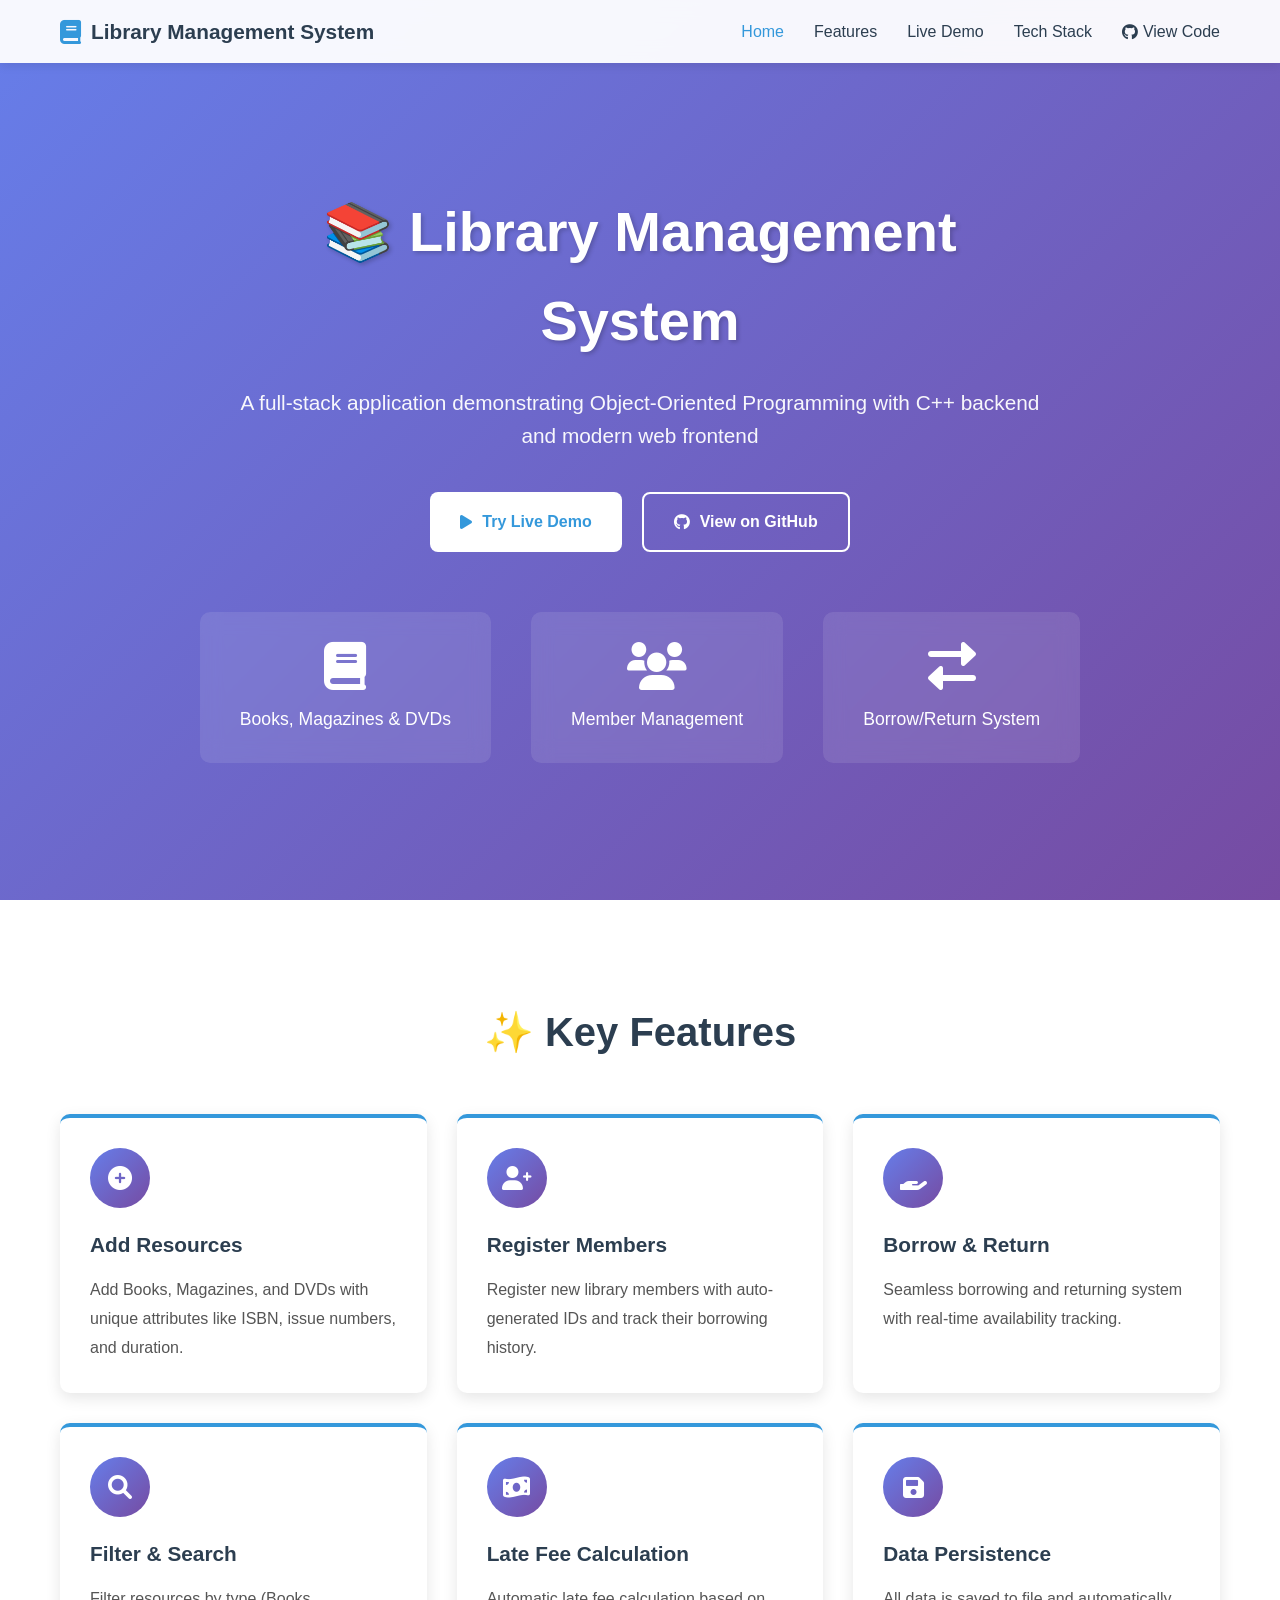
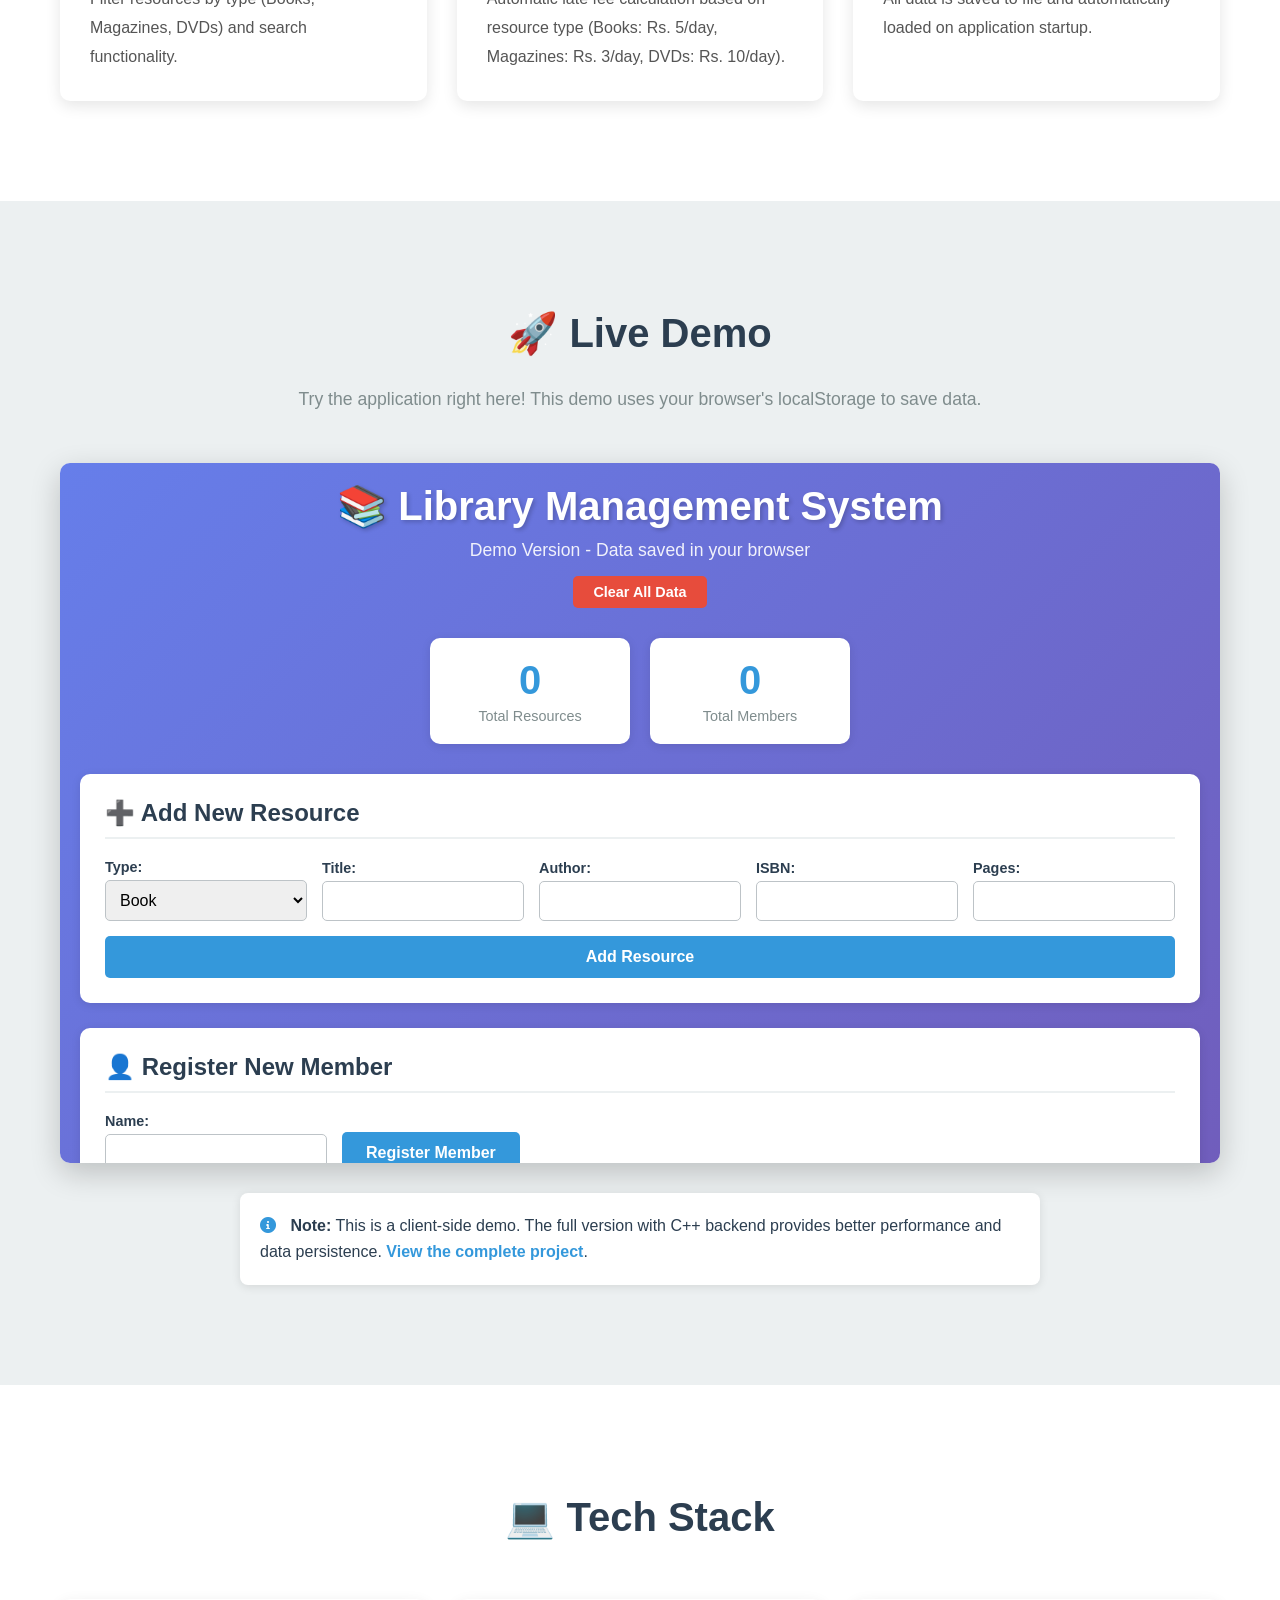
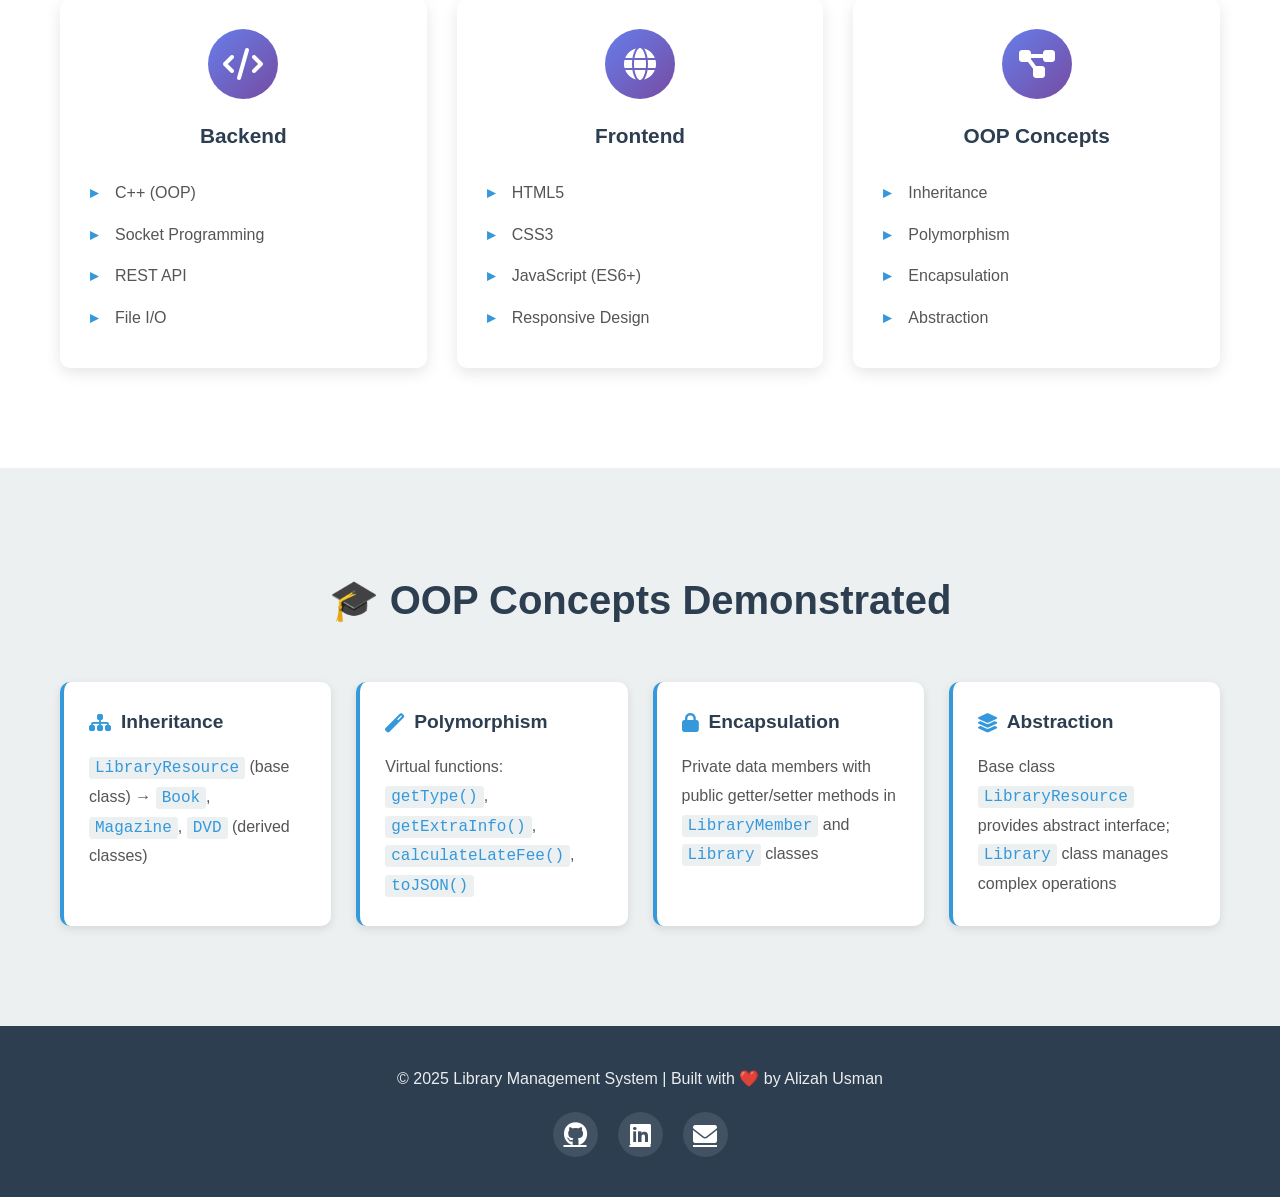
<file: docs/index.html>
<!DOCTYPE html>
<html lang="en">
<head>
    <meta charset="UTF-8">
    <meta name="viewport" content="width=device-width, initial-scale=1.0">
    <title>Library Management System - Alizah Usman</title>
    <link rel="stylesheet" href="styles.css">
    <link rel="stylesheet" href="https://cdnjs.cloudflare.com/ajax/libs/font-awesome/6.0.0/css/all.min.css">
</head>
<body>
    <!-- Navigation -->
    <nav class="navbar">
        <div class="nav-container">
            <div class="nav-logo">
                <i class="fas fa-book"></i>
                <span>Library Management System</span>
            </div>
            <ul class="nav-menu">
                <li><a href="#home" class="nav-link active">Home</a></li>
                <li><a href="#features" class="nav-link">Features</a></li>
                <li><a href="#demo" class="nav-link">Live Demo</a></li>
                <li><a href="#tech" class="nav-link">Tech Stack</a></li>
                <li><a href="https://github.com/alizahusman006/library-management" target="_blank" class="nav-link">
                    <i class="fab fa-github"></i> View Code
                </a></li>
            </ul>
        </div>
    </nav>

    <!-- Hero Section -->
    <section id="home" class="hero">
        <div class="hero-content">
            <h1 class="hero-title">
                📚 Library Management System
            </h1>
            <p class="hero-subtitle">
                A full-stack application demonstrating Object-Oriented Programming with C++ backend and modern web frontend
            </p>
            <div class="hero-buttons">
                <a href="#demo" class="btn btn-primary">
                    <i class="fas fa-play"></i> Try Live Demo
                </a>
                <a href="https://github.com/alizahusman006/library-management" target="_blank" class="btn btn-secondary">
                    <i class="fab fa-github"></i> View on GitHub
                </a>
            </div>
        </div>
        <div class="hero-stats">
            <div class="stat-item">
                <i class="fas fa-book"></i>
                <h3>Books, Magazines & DVDs</h3>
            </div>
            <div class="stat-item">
                <i class="fas fa-users"></i>
                <h3>Member Management</h3>
            </div>
            <div class="stat-item">
                <i class="fas fa-exchange-alt"></i>
                <h3>Borrow/Return System</h3>
            </div>
        </div>
    </section>

    <!-- Features Section -->
    <section id="features" class="features">
        <div class="container">
            <h2 class="section-title">✨ Key Features</h2>
            <div class="features-grid">
                <div class="feature-card">
                    <div class="feature-icon">
                        <i class="fas fa-plus-circle"></i>
                    </div>
                    <h3>Add Resources</h3>
                    <p>Add Books, Magazines, and DVDs with unique attributes like ISBN, issue numbers, and duration.</p>
                </div>
                <div class="feature-card">
                    <div class="feature-icon">
                        <i class="fas fa-user-plus"></i>
                    </div>
                    <h3>Register Members</h3>
                    <p>Register new library members with auto-generated IDs and track their borrowing history.</p>
                </div>
                <div class="feature-card">
                    <div class="feature-icon">
                        <i class="fas fa-hand-holding"></i>
                    </div>
                    <h3>Borrow & Return</h3>
                    <p>Seamless borrowing and returning system with real-time availability tracking.</p>
                </div>
                <div class="feature-card">
                    <div class="feature-icon">
                        <i class="fas fa-search"></i>
                    </div>
                    <h3>Filter & Search</h3>
                    <p>Filter resources by type (Books, Magazines, DVDs) and search functionality.</p>
                </div>
                <div class="feature-card">
                    <div class="feature-icon">
                        <i class="fas fa-money-bill-wave"></i>
                    </div>
                    <h3>Late Fee Calculation</h3>
                    <p>Automatic late fee calculation based on resource type (Books: Rs. 5/day, Magazines: Rs. 3/day, DVDs: Rs. 10/day).</p>
                </div>
                <div class="feature-card">
                    <div class="feature-icon">
                        <i class="fas fa-save"></i>
                    </div>
                    <h3>Data Persistence</h3>
                    <p>All data is saved to file and automatically loaded on application startup.</p>
                </div>
            </div>
        </div>
    </section>

    <!-- Live Demo Section -->
    <section id="demo" class="demo">
        <div class="container">
            <h2 class="section-title">🚀 Live Demo</h2>
            <p class="section-subtitle">Try the application right here! This demo uses your browser's localStorage to save data.</p>
            <div class="demo-container">
                <iframe src="app.html" class="demo-frame"></iframe>
            </div>
            <div class="demo-info">
                <p><i class="fas fa-info-circle"></i> <strong>Note:</strong> This is a client-side demo. The full version with C++ backend provides better performance and data persistence. <a href="https://github.com/alizahusman006/library-management" target="_blank">View the complete project</a>.</p>
            </div>
        </div>
    </section>

    <!-- Tech Stack Section -->
    <section id="tech" class="tech-stack">
        <div class="container">
            <h2 class="section-title">💻 Tech Stack</h2>
            <div class="tech-grid">
                <div class="tech-card">
                    <div class="tech-icon">
                        <i class="fas fa-code"></i>
                    </div>
                    <h3>Backend</h3>
                    <ul>
                        <li>C++ (OOP)</li>
                        <li>Socket Programming</li>
                        <li>REST API</li>
                        <li>File I/O</li>
                    </ul>
                </div>
                <div class="tech-card">
                    <div class="tech-icon">
                        <i class="fas fa-globe"></i>
                    </div>
                    <h3>Frontend</h3>
                    <ul>
                        <li>HTML5</li>
                        <li>CSS3</li>
                        <li>JavaScript (ES6+)</li>
                        <li>Responsive Design</li>
                    </ul>
                </div>
                <div class="tech-card">
                    <div class="tech-icon">
                        <i class="fas fa-project-diagram"></i>
                    </div>
                    <h3>OOP Concepts</h3>
                    <ul>
                        <li>Inheritance</li>
                        <li>Polymorphism</li>
                        <li>Encapsulation</li>
                        <li>Abstraction</li>
                    </ul>
                </div>
            </div>
        </div>
    </section>

    <!-- OOP Concepts Section -->
    <section class="oop-section">
        <div class="container">
            <h2 class="section-title">🎓 OOP Concepts Demonstrated</h2>
            <div class="oop-grid">
                <div class="oop-card">
                    <h3><i class="fas fa-sitemap"></i> Inheritance</h3>
                    <p><code>LibraryResource</code> (base class) → <code>Book</code>, <code>Magazine</code>, <code>DVD</code> (derived classes)</p>
                </div>
                <div class="oop-card">
                    <h3><i class="fas fa-magic"></i> Polymorphism</h3>
                    <p>Virtual functions: <code>getType()</code>, <code>getExtraInfo()</code>, <code>calculateLateFee()</code>, <code>toJSON()</code></p>
                </div>
                <div class="oop-card">
                    <h3><i class="fas fa-lock"></i> Encapsulation</h3>
                    <p>Private data members with public getter/setter methods in <code>LibraryMember</code> and <code>Library</code> classes</p>
                </div>
                <div class="oop-card">
                    <h3><i class="fas fa-layer-group"></i> Abstraction</h3>
                    <p>Base class <code>LibraryResource</code> provides abstract interface; <code>Library</code> class manages complex operations</p>
                </div>
            </div>
        </div>
    </section>

    <!-- Footer -->
    <footer class="footer">
        <div class="container">
            <p>&copy; 2025 Library Management System | Built with ❤️ by Alizah Usman</p>
            <div class="social-links">
                <a href="https://github.com/alizahusman006" target="_blank"><i class="fab fa-github"></i></a>
                <a href="https://linkedin.com/in/your-profile" target="_blank"><i class="fab fa-linkedin"></i></a>
                <a href="mailto:alizahusman115@gmail.com"><i class="fas fa-envelope"></i></a>
            </div>
        </div>
    </footer>

    <script src="script.js"></script>
</body>
</html>
</file>
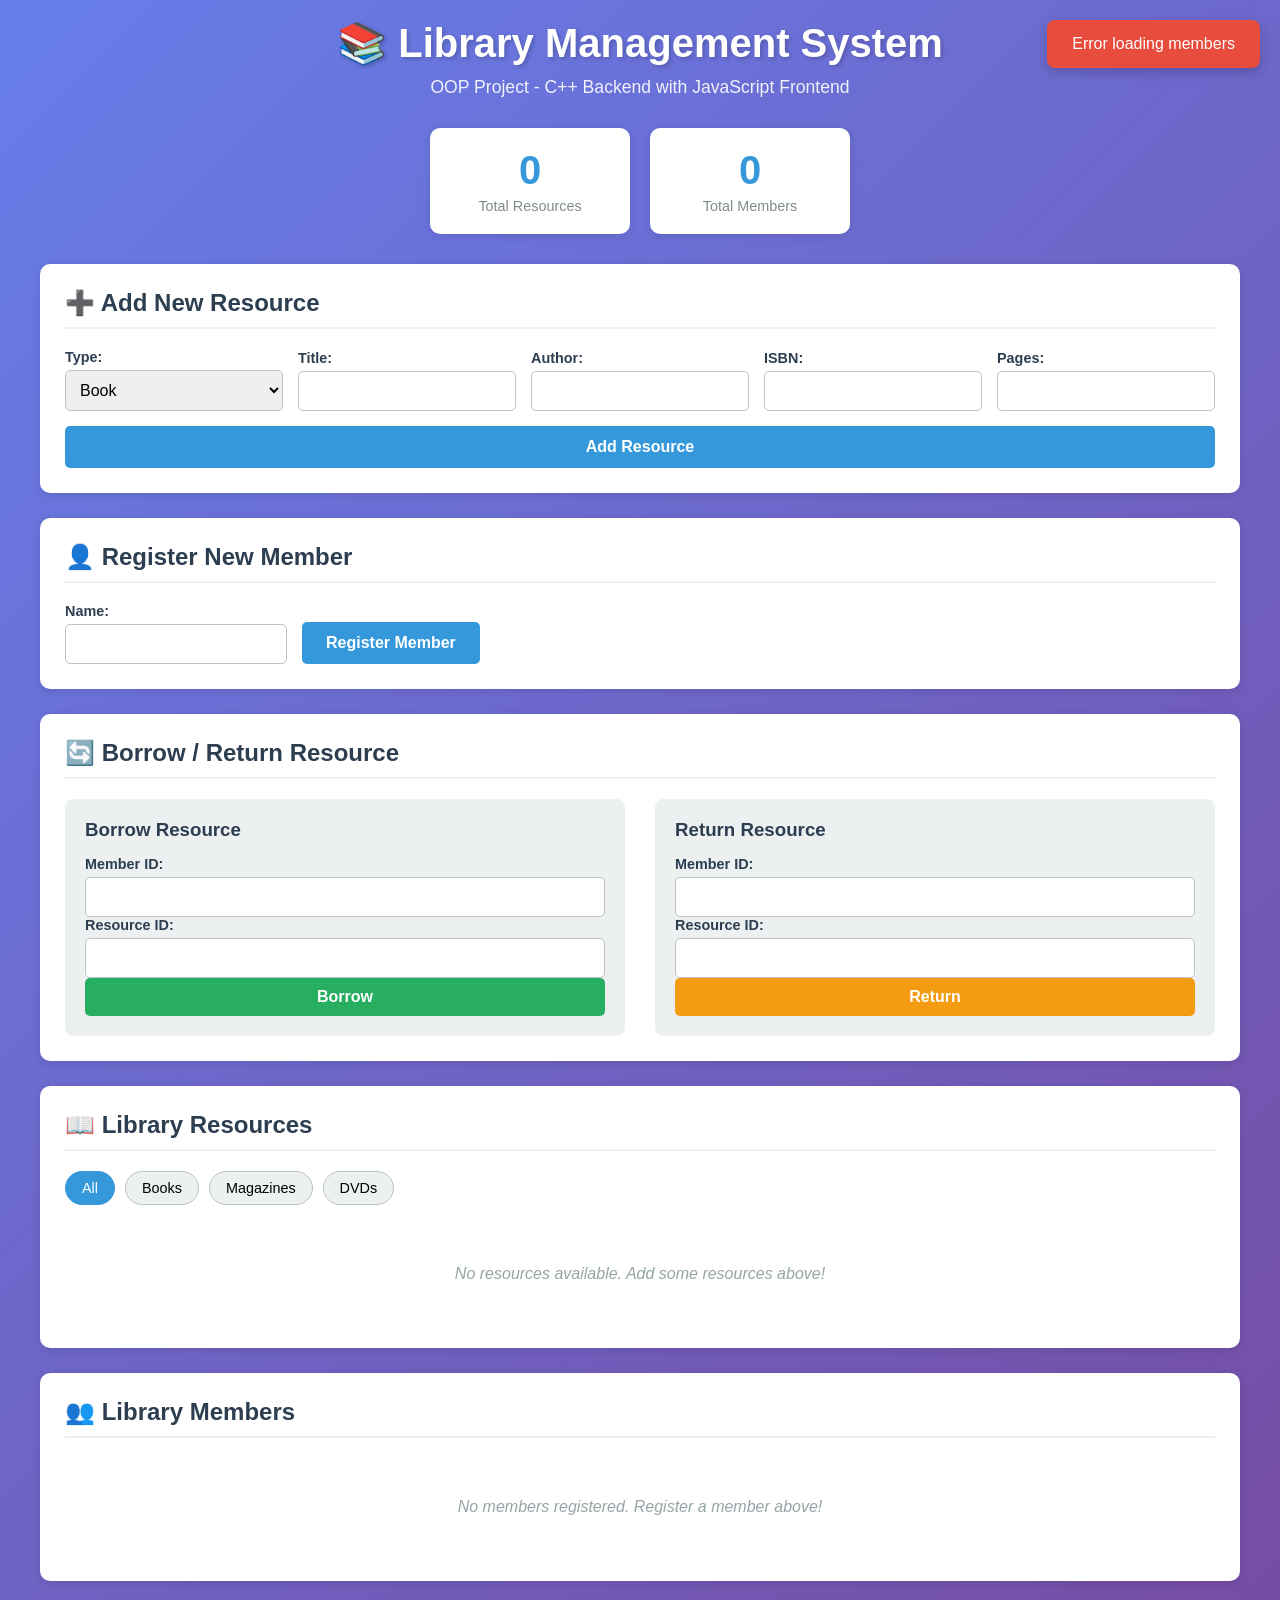
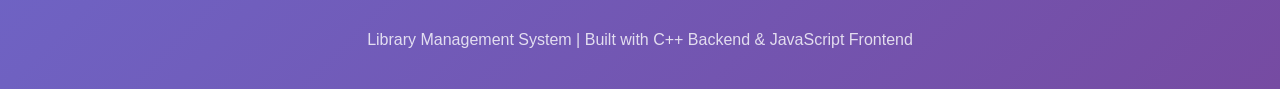
<file: frontend/index.html>
<!DOCTYPE html>
<html lang="en">
<head>
    <meta charset="UTF-8">
    <meta name="viewport" content="width=device-width, initial-scale=1.0">
    <title>Library Management System</title>
    <link rel="stylesheet" href="styles.css">
</head>
<body>
    <div class="container">
        <header>
            <h1>📚 Library Management System</h1>
            <p class="subtitle">OOP Project - C++ Backend with JavaScript Frontend</p>
        </header>

        <div class="stats-bar">
            <div class="stat-card">
                <span class="stat-number" id="totalResources">0</span>
                <span class="stat-label">Total Resources</span>
            </div>
            <div class="stat-card">
                <span class="stat-number" id="totalMembers">0</span>
                <span class="stat-label">Total Members</span>
            </div>
        </div>

        <main>
            <!-- Add Resource Section -->
            <section class="card">
                <h2>➕ Add New Resource</h2>
                <form id="addResourceForm" class="form-grid">
                    <div class="form-group">
                        <label for="resourceType">Type:</label>
                        <select id="resourceType" required>
                            <option value="Book">Book</option>
                            <option value="Magazine">Magazine</option>
                            <option value="DVD">DVD</option>
                        </select>
                    </div>
                    <div class="form-group">
                        <label for="resourceTitle">Title:</label>
                        <input type="text" id="resourceTitle" required>
                    </div>
                    <div class="form-group">
                        <label for="resourceAuthor">Author:</label>
                        <input type="text" id="resourceAuthor" required>
                    </div>
                    <div class="form-group" id="extra1Group">
                        <label for="resourceExtra1" id="extra1Label">ISBN:</label>
                        <input type="text" id="resourceExtra1" required>
                    </div>
                    <div class="form-group" id="extra2Group">
                        <label for="resourceExtra2" id="extra2Label">Pages:</label>
                        <input type="number" id="resourceExtra2" required>
                    </div>
                    <button type="submit" class="btn-primary">Add Resource</button>
                </form>
            </section>

            <!-- Register Member Section -->
            <section class="card">
                <h2>👤 Register New Member</h2>
                <form id="addMemberForm" class="form-inline">
                    <div class="form-group">
                        <label for="memberName">Name:</label>
                        <input type="text" id="memberName" required>
                    </div>
                    <button type="submit" class="btn-primary">Register Member</button>
                </form>
            </section>

            <!-- Borrow/Return Section -->
            <section class="card">
                <h2>🔄 Borrow / Return Resource</h2>
                <div class="borrow-return-grid">
                    <div class="borrow-form">
                        <h3>Borrow Resource</h3>
                        <form id="borrowForm">
                            <div class="form-group">
                                <label for="borrowMemberID">Member ID:</label>
                                <input type="number" id="borrowMemberID" required>
                            </div>
                            <div class="form-group">
                                <label for="borrowResourceID">Resource ID:</label>
                                <input type="number" id="borrowResourceID" required>
                            </div>
                            <button type="submit" class="btn-success">Borrow</button>
                        </form>
                    </div>
                    <div class="return-form">
                        <h3>Return Resource</h3>
                        <form id="returnForm">
                            <div class="form-group">
                                <label for="returnMemberID">Member ID:</label>
                                <input type="number" id="returnMemberID" required>
                            </div>
                            <div class="form-group">
                                <label for="returnResourceID">Resource ID:</label>
                                <input type="number" id="returnResourceID" required>
                            </div>
                            <button type="submit" class="btn-warning">Return</button>
                        </form>
                    </div>
                </div>
            </section>

            <!-- Resources List -->
            <section class="card">
                <h2>📖 Library Resources</h2>
                <div class="filter-buttons">
                    <button class="filter-btn active" data-filter="all">All</button>
                    <button class="filter-btn" data-filter="Book">Books</button>
                    <button class="filter-btn" data-filter="Magazine">Magazines</button>
                    <button class="filter-btn" data-filter="DVD">DVDs</button>
                </div>
                <div id="resourcesList" class="items-grid">
                    <p class="no-data">No resources available. Add some resources above!</p>
                </div>
            </section>

            <!-- Members List -->
            <section class="card">
                <h2>👥 Library Members</h2>
                <div id="membersList" class="members-grid">
                    <p class="no-data">No members registered. Register a member above!</p>
                </div>
            </section>
        </main>

        <footer>
            <p>Library Management System | Built with C++ Backend & JavaScript Frontend</p>
        </footer>
    </div>

    <div id="notification" class="notification"></div>

    <script src="script.js"></script>
</body>
</html>
</file>
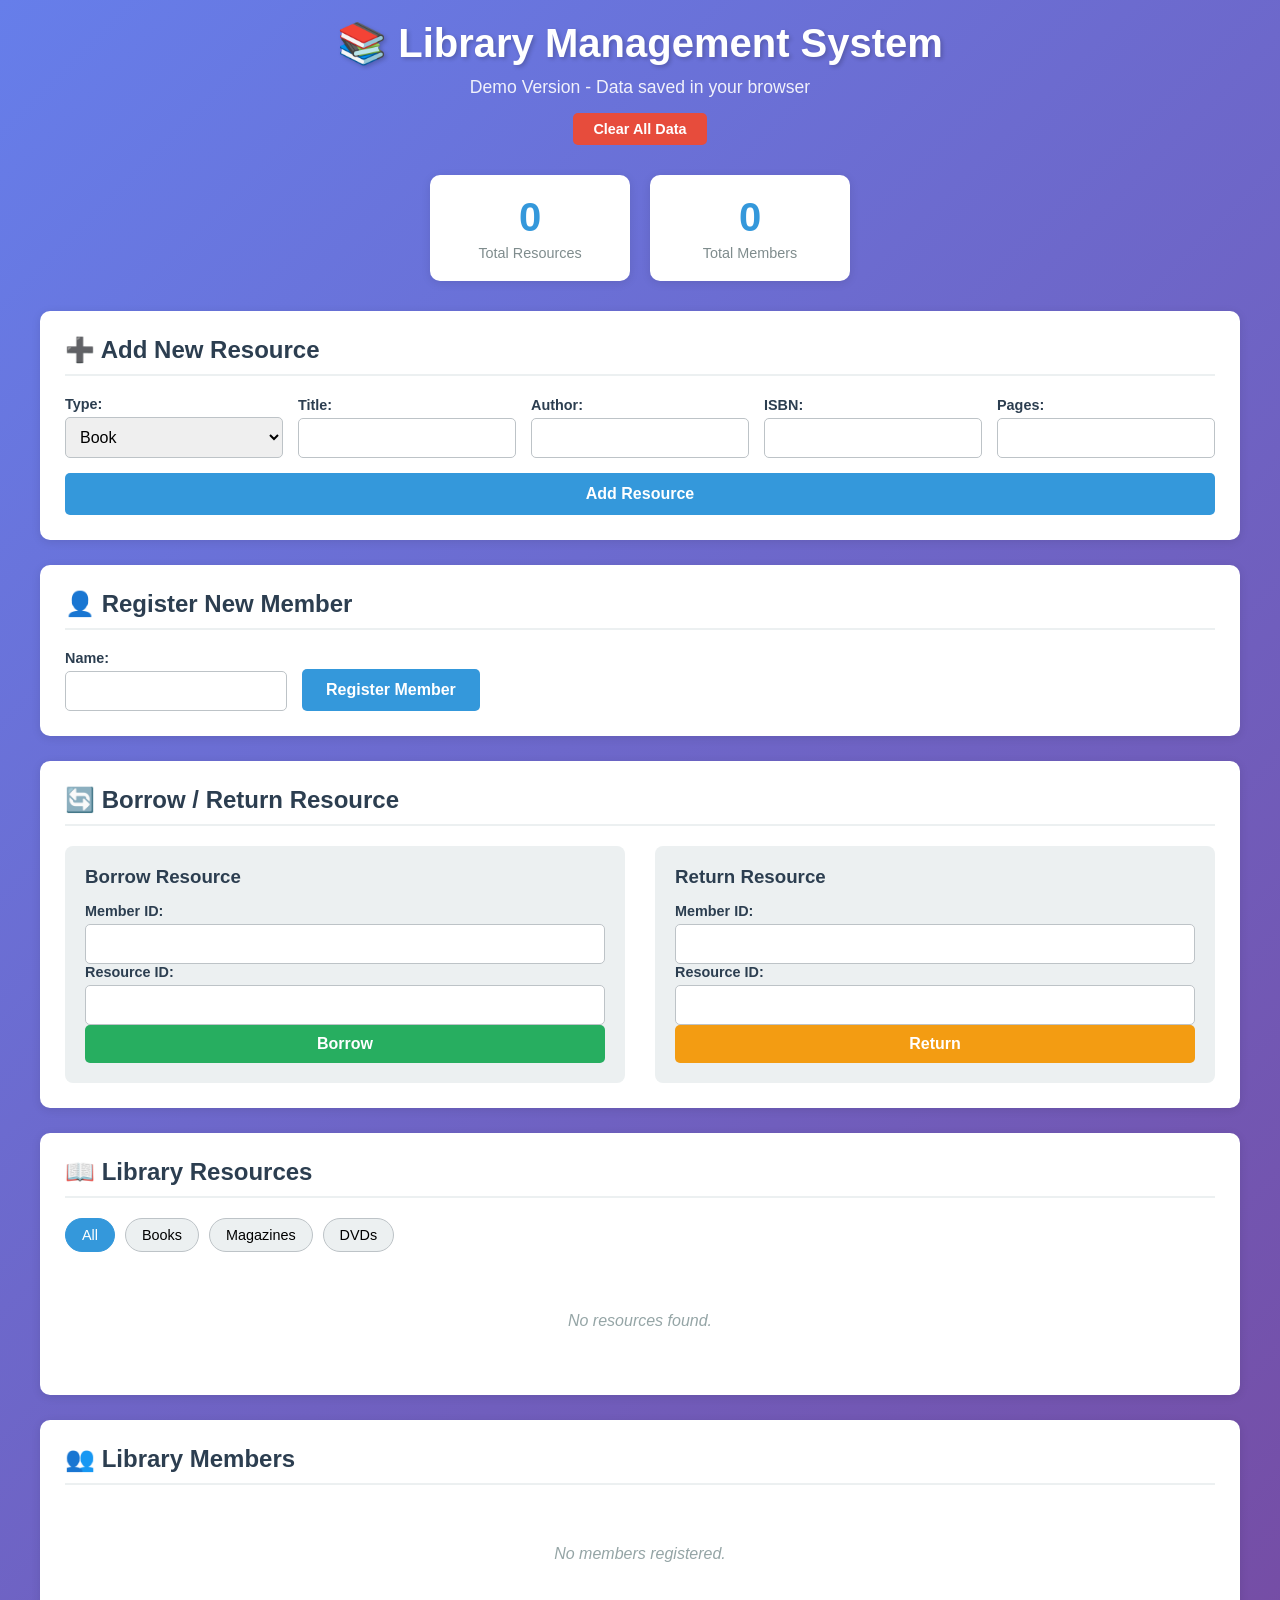
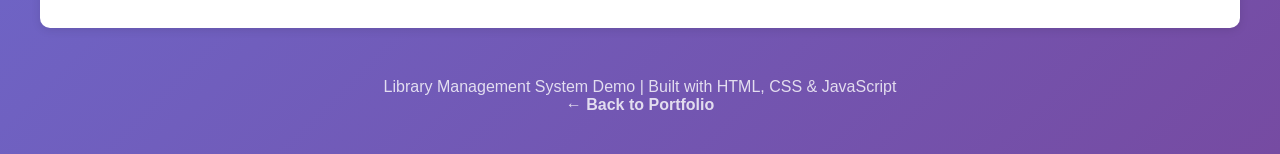
<file: docs/app.html>
<!DOCTYPE html>
<html lang="en">
<head>
    <meta charset="UTF-8">
    <meta name="viewport" content="width=device-width, initial-scale=1.0">
    <title>Library Management System - Demo</title>
    <link rel="stylesheet" href="app.css">
</head>
<body>
    <div class="container">
        <header>
            <h1>📚 Library Management System</h1>
            <p class="subtitle">Demo Version - Data saved in your browser</p>
            <button id="clearData" class="btn-clear">Clear All Data</button>
        </header>

        <div class="stats-bar">
            <div class="stat-card">
                <span class="stat-number" id="totalResources">0</span>
                <span class="stat-label">Total Resources</span>
            </div>
            <div class="stat-card">
                <span class="stat-number" id="totalMembers">0</span>
                <span class="stat-label">Total Members</span>
            </div>
        </div>

        <main>
            <!-- Add Resource Section -->
            <section class="card">
                <h2>➕ Add New Resource</h2>
                <form id="addResourceForm" class="form-grid">
                    <div class="form-group">
                        <label for="resourceType">Type:</label>
                        <select id="resourceType" required>
                            <option value="Book">Book</option>
                            <option value="Magazine">Magazine</option>
                            <option value="DVD">DVD</option>
                        </select>
                    </div>
                    <div class="form-group">
                        <label for="resourceTitle">Title:</label>
                        <input type="text" id="resourceTitle" required>
                    </div>
                    <div class="form-group">
                        <label for="resourceAuthor">Author:</label>
                        <input type="text" id="resourceAuthor" required>
                    </div>
                    <div class="form-group" id="extra1Group">
                        <label for="resourceExtra1" id="extra1Label">ISBN:</label>
                        <input type="text" id="resourceExtra1" required>
                    </div>
                    <div class="form-group" id="extra2Group">
                        <label for="resourceExtra2" id="extra2Label">Pages:</label>
                        <input type="number" id="resourceExtra2" required>
                    </div>
                    <button type="submit" class="btn-primary">Add Resource</button>
                </form>
            </section>

            <!-- Register Member Section -->
            <section class="card">
                <h2>👤 Register New Member</h2>
                <form id="addMemberForm" class="form-inline">
                    <div class="form-group">
                        <label for="memberName">Name:</label>
                        <input type="text" id="memberName" required>
                    </div>
                    <button type="submit" class="btn-primary">Register Member</button>
                </form>
            </section>

            <!-- Borrow/Return Section -->
            <section class="card">
                <h2>🔄 Borrow / Return Resource</h2>
                <div class="borrow-return-grid">
                    <div class="borrow-form">
                        <h3>Borrow Resource</h3>
                        <form id="borrowForm">
                            <div class="form-group">
                                <label for="borrowMemberID">Member ID:</label>
                                <input type="number" id="borrowMemberID" required>
                            </div>
                            <div class="form-group">
                                <label for="borrowResourceID">Resource ID:</label>
                                <input type="number" id="borrowResourceID" required>
                            </div>
                            <button type="submit" class="btn-success">Borrow</button>
                        </form>
                    </div>
                    <div class="return-form">
                        <h3>Return Resource</h3>
                        <form id="returnForm">
                            <div class="form-group">
                                <label for="returnMemberID">Member ID:</label>
                                <input type="number" id="returnMemberID" required>
                            </div>
                            <div class="form-group">
                                <label for="returnResourceID">Resource ID:</label>
                                <input type="number" id="returnResourceID" required>
                            </div>
                            <button type="submit" class="btn-warning">Return</button>
                        </form>
                    </div>
                </div>
            </section>

            <!-- Resources List -->
            <section class="card">
                <h2>📖 Library Resources</h2>
                <div class="filter-buttons">
                    <button class="filter-btn active" data-filter="all">All</button>
                    <button class="filter-btn" data-filter="Book">Books</button>
                    <button class="filter-btn" data-filter="Magazine">Magazines</button>
                    <button class="filter-btn" data-filter="DVD">DVDs</button>
                </div>
                <div id="resourcesList" class="items-grid">
                    <p class="no-data">No resources available. Add some resources above!</p>
                </div>
            </section>

            <!-- Members List -->
            <section class="card">
                <h2>👥 Library Members</h2>
                <div id="membersList" class="members-grid">
                    <p class="no-data">No members registered. Register a member above!</p>
                </div>
            </section>
        </main>

        <footer>
            <p>Library Management System Demo | Built with HTML, CSS & JavaScript</p>
            <p><a href="index.html">← Back to Portfolio</a></p>
        </footer>
    </div>

    <div id="notification" class="notification"></div>

    <script src="app.js"></script>
</body>
</html>
</file>
<file: docs/styles.css>
/* Library Management System - Portfolio Website Styles */

* {
    margin: 0;
    padding: 0;
    box-sizing: border-box;
}

:root {
    --primary: #2c3e50;
    --secondary: #3498db;
    --success: #27ae60;
    --warning: #f39c12;
    --danger: #e74c3c;
    --light: #ecf0f1;
    --dark: #2c3e50;
    --gradient: linear-gradient(135deg, #667eea 0%, #764ba2 100%);
}

body {
    font-family: 'Segoe UI', Tahoma, Geneva, Verdana, sans-serif;
    line-height: 1.6;
    color: var(--dark);
    overflow-x: hidden;
}

.container {
    max-width: 1200px;
    margin: 0 auto;
    padding: 0 20px;
}

/* Navigation */
.navbar {
    background: rgba(255, 255, 255, 0.95);
    backdrop-filter: blur(10px);
    box-shadow: 0 2px 10px rgba(0, 0, 0, 0.1);
    position: fixed;
    width: 100%;
    top: 0;
    z-index: 1000;
    transition: all 0.3s;
}

.nav-container {
    max-width: 1200px;
    margin: 0 auto;
    padding: 15px 20px;
    display: flex;
    justify-content: space-between;
    align-items: center;
}

.nav-logo {
    display: flex;
    align-items: center;
    gap: 10px;
    font-size: 1.3rem;
    font-weight: bold;
    color: var(--primary);
}

.nav-logo i {
    color: var(--secondary);
    font-size: 1.5rem;
}

.nav-menu {
    display: flex;
    list-style: none;
    gap: 30px;
}

.nav-link {
    color: var(--dark);
    text-decoration: none;
    font-weight: 500;
    transition: color 0.3s;
    display: flex;
    align-items: center;
    gap: 5px;
}

.nav-link:hover,
.nav-link.active {
    color: var(--secondary);
}

/* Hero Section */
.hero {
    background: var(--gradient);
    color: white;
    padding: 150px 20px 100px;
    text-align: center;
    min-height: 100vh;
    display: flex;
    flex-direction: column;
    justify-content: center;
    align-items: center;
}

.hero-content {
    max-width: 800px;
    margin-bottom: 60px;
}

.hero-title {
    font-size: 3.5rem;
    margin-bottom: 20px;
    text-shadow: 2px 2px 4px rgba(0, 0, 0, 0.2);
    animation: fadeInUp 1s ease;
}

.hero-subtitle {
    font-size: 1.3rem;
    margin-bottom: 40px;
    opacity: 0.95;
    animation: fadeInUp 1s ease 0.2s backwards;
}

.hero-buttons {
    display: flex;
    gap: 20px;
    justify-content: center;
    flex-wrap: wrap;
    animation: fadeInUp 1s ease 0.4s backwards;
}

.btn {
    display: inline-flex;
    align-items: center;
    gap: 10px;
    padding: 15px 30px;
    border-radius: 8px;
    text-decoration: none;
    font-weight: 600;
    font-size: 1rem;
    transition: all 0.3s;
    border: none;
    cursor: pointer;
}

.btn-primary {
    background: white;
    color: var(--secondary);
}

.btn-primary:hover {
    transform: translateY(-2px);
    box-shadow: 0 10px 20px rgba(0, 0, 0, 0.2);
}

.btn-secondary {
    background: transparent;
    color: white;
    border: 2px solid white;
}

.btn-secondary:hover {
    background: white;
    color: var(--secondary);
    transform: translateY(-2px);
}

.hero-stats {
    display: flex;
    gap: 40px;
    justify-content: center;
    flex-wrap: wrap;
    animation: fadeInUp 1s ease 0.6s backwards;
}

.stat-item {
    text-align: center;
    background: rgba(255, 255, 255, 0.1);
    padding: 30px 40px;
    border-radius: 10px;
    backdrop-filter: blur(10px);
}

.stat-item i {
    font-size: 3rem;
    margin-bottom: 15px;
    display: block;
}

.stat-item h3 {
    font-size: 1.1rem;
    font-weight: 500;
}

/* Sections */
section {
    padding: 100px 20px;
}

.section-title {
    text-align: center;
    font-size: 2.5rem;
    margin-bottom: 20px;
    color: var(--primary);
}

.section-subtitle {
    text-align: center;
    font-size: 1.1rem;
    color: #7f8c8d;
    margin-bottom: 50px;
    max-width: 800px;
    margin-left: auto;
    margin-right: auto;
}

/* Features Section */
.features {
    background: white;
}

.features-grid {
    display: grid;
    grid-template-columns: repeat(auto-fit, minmax(300px, 1fr));
    gap: 30px;
    margin-top: 50px;
}

.feature-card {
    background: white;
    padding: 30px;
    border-radius: 10px;
    box-shadow: 0 5px 15px rgba(0, 0, 0, 0.1);
    transition: transform 0.3s, box-shadow 0.3s;
    border-top: 4px solid var(--secondary);
}

.feature-card:hover {
    transform: translateY(-5px);
    box-shadow: 0 10px 25px rgba(0, 0, 0, 0.15);
}

.feature-icon {
    width: 60px;
    height: 60px;
    background: var(--gradient);
    border-radius: 50%;
    display: flex;
    align-items: center;
    justify-content: center;
    margin-bottom: 20px;
}

.feature-icon i {
    color: white;
    font-size: 1.5rem;
}

.feature-card h3 {
    font-size: 1.3rem;
    margin-bottom: 15px;
    color: var(--primary);
}

.feature-card p {
    color: #555;
    line-height: 1.8;
}

/* Demo Section */
.demo {
    background: var(--light);
}

.demo-container {
    max-width: 1200px;
    margin: 0 auto;
    border-radius: 10px;
    overflow: hidden;
    box-shadow: 0 10px 30px rgba(0, 0, 0, 0.2);
    background: white;
}

.demo-frame {
    width: 100%;
    height: 700px;
    border: none;
    display: block;
}

.demo-info {
    max-width: 800px;
    margin: 30px auto 0;
    padding: 20px;
    background: white;
    border-radius: 8px;
    box-shadow: 0 2px 10px rgba(0, 0, 0, 0.1);
}

.demo-info i {
    color: var(--secondary);
    margin-right: 10px;
}

.demo-info a {
    color: var(--secondary);
    text-decoration: none;
    font-weight: 600;
}

.demo-info a:hover {
    text-decoration: underline;
}

/* Tech Stack Section */
.tech-stack {
    background: white;
}

.tech-grid {
    display: grid;
    grid-template-columns: repeat(auto-fit, minmax(280px, 1fr));
    gap: 30px;
    margin-top: 50px;
}

.tech-card {
    background: white;
    padding: 30px;
    border-radius: 10px;
    box-shadow: 0 5px 15px rgba(0, 0, 0, 0.1);
    text-align: center;
    transition: transform 0.3s;
}

.tech-card:hover {
    transform: translateY(-5px);
}

.tech-icon {
    width: 70px;
    height: 70px;
    background: var(--gradient);
    border-radius: 50%;
    display: flex;
    align-items: center;
    justify-content: center;
    margin: 0 auto 20px;
}

.tech-icon i {
    color: white;
    font-size: 2rem;
}

.tech-card h3 {
    font-size: 1.3rem;
    margin-bottom: 20px;
    color: var(--primary);
}

.tech-card ul {
    list-style: none;
    text-align: left;
}

.tech-card li {
    padding: 8px 0;
    color: #555;
    position: relative;
    padding-left: 25px;
}

.tech-card li:before {
    content: "▸";
    position: absolute;
    left: 0;
    color: var(--secondary);
    font-weight: bold;
}

/* OOP Section */
.oop-section {
    background: var(--light);
}

.oop-grid {
    display: grid;
    grid-template-columns: repeat(auto-fit, minmax(250px, 1fr));
    gap: 25px;
    margin-top: 50px;
}

.oop-card {
    background: white;
    padding: 25px;
    border-radius: 10px;
    box-shadow: 0 3px 10px rgba(0, 0, 0, 0.1);
    border-left: 4px solid var(--secondary);
}

.oop-card h3 {
    font-size: 1.2rem;
    margin-bottom: 15px;
    color: var(--primary);
    display: flex;
    align-items: center;
    gap: 10px;
}

.oop-card h3 i {
    color: var(--secondary);
}

.oop-card p {
    color: #555;
    line-height: 1.8;
}

.oop-card code {
    background: var(--light);
    padding: 2px 6px;
    border-radius: 3px;
    font-family: 'Courier New', monospace;
    color: var(--secondary);
}

/* Footer */
.footer {
    background: var(--primary);
    color: white;
    padding: 40px 20px;
    text-align: center;
}

.footer p {
    margin-bottom: 20px;
    opacity: 0.9;
}

.social-links {
    display: flex;
    justify-content: center;
    gap: 20px;
}

.social-links a {
    color: white;
    font-size: 1.5rem;
    transition: transform 0.3s;
    display: flex;
    align-items: center;
    justify-content: center;
    width: 45px;
    height: 45px;
    background: rgba(255, 255, 255, 0.1);
    border-radius: 50%;
}

.social-links a:hover {
    transform: translateY(-3px);
    background: var(--secondary);
}

/* Animations */
@keyframes fadeInUp {
    from {
        opacity: 0;
        transform: translateY(30px);
    }
    to {
        opacity: 1;
        transform: translateY(0);
    }
}

/* Responsive Design */
@media (max-width: 768px) {
    .nav-menu {
        gap: 15px;
        font-size: 0.9rem;
    }

    .hero-title {
        font-size: 2.5rem;
    }

    .hero-subtitle {
        font-size: 1.1rem;
    }

    .hero-stats {
        gap: 20px;
    }

    .stat-item {
        padding: 20px 30px;
    }

    .section-title {
        font-size: 2rem;
    }

    .demo-frame {
        height: 500px;
    }
}

@media (max-width: 480px) {
    .nav-container {
        flex-direction: column;
        gap: 15px;
    }

    .nav-menu {
        flex-wrap: wrap;
        justify-content: center;
    }

    .hero-title {
        font-size: 2rem;
    }

    .hero-buttons {
        flex-direction: column;
    }

    .btn {
        width: 100%;
        justify-content: center;
    }

    .features-grid,
    .tech-grid,
    .oop-grid {
        grid-template-columns: 1fr;
    }
}
</file>
<file: frontend/styles.css>
/* Library Management System - Frontend Styles */

* {
    margin: 0;
    padding: 0;
    box-sizing: border-box;
}

:root {
    --primary: #2c3e50;
    --secondary: #3498db;
    --success: #27ae60;
    --warning: #f39c12;
    --danger: #e74c3c;
    --light: #ecf0f1;
    --dark: #2c3e50;
    --border: #bdc3c7;
    --shadow: 0 2px 10px rgba(0, 0, 0, 0.1);
}

body {
    font-family: 'Segoe UI', Tahoma, Geneva, Verdana, sans-serif;
    background: linear-gradient(135deg, #667eea 0%, #764ba2 100%);
    min-height: 100vh;
    padding: 20px;
    color: var(--dark);
}

.container {
    max-width: 1200px;
    margin: 0 auto;
}

header {
    text-align: center;
    color: white;
    margin-bottom: 30px;
}

header h1 {
    font-size: 2.5rem;
    margin-bottom: 10px;
    text-shadow: 2px 2px 4px rgba(0, 0, 0, 0.2);
}

.subtitle {
    font-size: 1.1rem;
    opacity: 0.9;
}

.stats-bar {
    display: flex;
    gap: 20px;
    margin-bottom: 30px;
    justify-content: center;
}

.stat-card {
    background: white;
    padding: 20px 40px;
    border-radius: 10px;
    box-shadow: var(--shadow);
    text-align: center;
    min-width: 200px;
}

.stat-number {
    display: block;
    font-size: 2.5rem;
    font-weight: bold;
    color: var(--secondary);
}

.stat-label {
    display: block;
    font-size: 0.9rem;
    color: #7f8c8d;
    margin-top: 5px;
}

.card {
    background: white;
    border-radius: 10px;
    padding: 25px;
    margin-bottom: 25px;
    box-shadow: var(--shadow);
}

.card h2 {
    font-size: 1.5rem;
    margin-bottom: 20px;
    color: var(--primary);
    border-bottom: 2px solid var(--light);
    padding-bottom: 10px;
}

.form-grid {
    display: grid;
    grid-template-columns: repeat(auto-fit, minmax(200px, 1fr));
    gap: 15px;
    align-items: end;
}

.form-inline {
    display: flex;
    gap: 15px;
    align-items: end;
    flex-wrap: wrap;
}

.form-group {
    display: flex;
    flex-direction: column;
}

.form-group label {
    font-weight: 600;
    margin-bottom: 5px;
    color: var(--dark);
    font-size: 0.9rem;
}

.form-group input,
.form-group select {
    padding: 10px;
    border: 1px solid var(--border);
    border-radius: 5px;
    font-size: 1rem;
    transition: border-color 0.3s;
}

.form-group input:focus,
.form-group select:focus {
    outline: none;
    border-color: var(--secondary);
    box-shadow: 0 0 0 3px rgba(52, 152, 219, 0.1);
}

.borrow-return-grid {
    display: grid;
    grid-template-columns: 1fr 1fr;
    gap: 30px;
}

@media (max-width: 768px) {
    .borrow-return-grid {
        grid-template-columns: 1fr;
    }
}

.borrow-form,
.return-form {
    padding: 20px;
    background: var(--light);
    border-radius: 8px;
}

.borrow-form h3,
.return-form h3 {
    margin-bottom: 15px;
    color: var(--primary);
}

.btn-primary {
    background: var(--secondary);
    color: white;
    border: none;
    padding: 12px 24px;
    border-radius: 5px;
    font-size: 1rem;
    font-weight: 600;
    cursor: pointer;
    transition: background 0.3s;
    grid-column: 1 / -1;
}

.btn-primary:hover {
    background: #2980b9;
}

.btn-success {
    background: var(--success);
    color: white;
    border: none;
    padding: 10px 20px;
    border-radius: 5px;
    font-size: 1rem;
    font-weight: 600;
    cursor: pointer;
    transition: background 0.3s;
    width: 100%;
}

.btn-success:hover {
    background: #229954;
}

.btn-warning {
    background: var(--warning);
    color: white;
    border: none;
    padding: 10px 20px;
    border-radius: 5px;
    font-size: 1rem;
    font-weight: 600;
    cursor: pointer;
    transition: background 0.3s;
    width: 100%;
}

.btn-warning:hover {
    background: #e67e22;
}

.filter-buttons {
    display: flex;
    gap: 10px;
    margin-bottom: 20px;
    flex-wrap: wrap;
}

.filter-btn {
    background: var(--light);
    border: 1px solid var(--border);
    padding: 8px 16px;
    border-radius: 20px;
    cursor: pointer;
    font-size: 0.9rem;
    font-weight: 500;
    transition: all 0.3s;
}

.filter-btn:hover {
    background: var(--secondary);
    color: white;
    border-color: var(--secondary);
}

.filter-btn.active {
    background: var(--secondary);
    color: white;
    border-color: var(--secondary);
}

.items-grid {
    display: grid;
    grid-template-columns: repeat(auto-fill, minmax(280px, 1fr));
    gap: 15px;
}

.members-grid {
    display: grid;
    grid-template-columns: repeat(auto-fill, minmax(300px, 1fr));
    gap: 15px;
}

.resource-item {
    background: var(--light);
    padding: 15px;
    border-radius: 8px;
    border-left: 4px solid var(--secondary);
    transition: transform 0.2s, box-shadow 0.2s;
}

.resource-item:hover {
    transform: translateY(-2px);
    box-shadow: var(--shadow);
}

.resource-item.unavailable {
    border-left-color: var(--danger);
    opacity: 0.7;
}

.resource-item h3 {
    font-size: 1.1rem;
    margin-bottom: 8px;
    color: var(--primary);
}

.resource-item .type-badge {
    display: inline-block;
    background: var(--secondary);
    color: white;
    padding: 3px 10px;
    border-radius: 12px;
    font-size: 0.75rem;
    font-weight: 600;
    margin-bottom: 8px;
}

.resource-item.unavailable .type-badge {
    background: var(--danger);
}

.resource-item p {
    font-size: 0.9rem;
    color: #555;
    margin: 3px 0;
}

.resource-item .status {
    display: inline-block;
    margin-top: 8px;
    padding: 4px 10px;
    border-radius: 4px;
    font-size: 0.85rem;
    font-weight: 600;
}

.status.available {
    background: #d5f4e6;
    color: var(--success);
}

.status.unavailable {
    background: #fadbd8;
    color: var(--danger);
}

.member-item {
    background: var(--light);
    padding: 15px;
    border-radius: 8px;
    border-left: 4px solid var(--success);
}

.member-item h3 {
    font-size: 1.1rem;
    margin-bottom: 8px;
    color: var(--primary);
}

.member-item p {
    font-size: 0.9rem;
    color: #555;
    margin: 3px 0;
}

.member-item .borrowed-count {
    display: inline-block;
    background: var(--warning);
    color: white;
    padding: 3px 10px;
    border-radius: 12px;
    font-size: 0.85rem;
    font-weight: 600;
    margin-top: 5px;
}

.no-data {
    text-align: center;
    color: #95a5a6;
    font-style: italic;
    padding: 40px;
    grid-column: 1 / -1;
}

.notification {
    position: fixed;
    top: 20px;
    right: 20px;
    background: var(--success);
    color: white;
    padding: 15px 25px;
    border-radius: 8px;
    box-shadow: 0 4px 12px rgba(0, 0, 0, 0.2);
    display: none;
    z-index: 1000;
    animation: slideIn 0.3s ease;
}

.notification.error {
    background: var(--danger);
}

.notification.show {
    display: block;
}

@keyframes slideIn {
    from {
        transform: translateX(400px);
        opacity: 0;
    }
    to {
        transform: translateX(0);
        opacity: 1;
    }
}

footer {
    text-align: center;
    color: white;
    margin-top: 30px;
    padding: 20px;
    opacity: 0.8;
}

@media (max-width: 480px) {
    header h1 {
        font-size: 1.8rem;
    }

    .stats-bar {
        flex-direction: column;
        align-items: center;
    }

    .stat-card {
        width: 100%;
        max-width: 300px;
    }

    .form-grid {
        grid-template-columns: 1fr;
    }

    .btn-primary {
        grid-column: 1;
    }
}
</file>
<file: docs/app.css>
/* Library Management System - Demo Styles */

* {
    margin: 0;
    padding: 0;
    box-sizing: border-box;
}

:root {
    --primary: #2c3e50;
    --secondary: #3498db;
    --success: #27ae60;
    --warning: #f39c12;
    --danger: #e74c3c;
    --light: #ecf0f1;
    --dark: #2c3e50;
    --border: #bdc3c7;
    --shadow: 0 2px 10px rgba(0, 0, 0, 0.1);
}

body {
    font-family: 'Segoe UI', Tahoma, Geneva, Verdana, sans-serif;
    background: linear-gradient(135deg, #667eea 0%, #764ba2 100%);
    min-height: 100vh;
    padding: 20px;
    color: var(--dark);
}

.container {
    max-width: 1200px;
    margin: 0 auto;
}

header {
    text-align: center;
    color: white;
    margin-bottom: 30px;
    position: relative;
}

header h1 {
    font-size: 2.5rem;
    margin-bottom: 10px;
    text-shadow: 2px 2px 4px rgba(0, 0, 0, 0.2);
}

.subtitle {
    font-size: 1.1rem;
    opacity: 0.9;
    margin-bottom: 15px;
}

.btn-clear {
    background: var(--danger);
    color: white;
    border: none;
    padding: 8px 20px;
    border-radius: 5px;
    font-size: 0.9rem;
    font-weight: 600;
    cursor: pointer;
    transition: background 0.3s;
}

.btn-clear:hover {
    background: #c0392b;
}

.stats-bar {
    display: flex;
    gap: 20px;
    margin-bottom: 30px;
    justify-content: center;
}

.stat-card {
    background: white;
    padding: 20px 40px;
    border-radius: 10px;
    box-shadow: var(--shadow);
    text-align: center;
    min-width: 200px;
}

.stat-number {
    display: block;
    font-size: 2.5rem;
    font-weight: bold;
    color: var(--secondary);
}

.stat-label {
    display: block;
    font-size: 0.9rem;
    color: #7f8c8d;
    margin-top: 5px;
}

.card {
    background: white;
    border-radius: 10px;
    padding: 25px;
    margin-bottom: 25px;
    box-shadow: var(--shadow);
}

.card h2 {
    font-size: 1.5rem;
    margin-bottom: 20px;
    color: var(--primary);
    border-bottom: 2px solid var(--light);
    padding-bottom: 10px;
}

.form-grid {
    display: grid;
    grid-template-columns: repeat(auto-fit, minmax(200px, 1fr));
    gap: 15px;
    align-items: end;
}

.form-inline {
    display: flex;
    gap: 15px;
    align-items: end;
    flex-wrap: wrap;
}

.form-group {
    display: flex;
    flex-direction: column;
}

.form-group label {
    font-weight: 600;
    margin-bottom: 5px;
    color: var(--dark);
    font-size: 0.9rem;
}

.form-group input,
.form-group select {
    padding: 10px;
    border: 1px solid var(--border);
    border-radius: 5px;
    font-size: 1rem;
    transition: border-color 0.3s;
}

.form-group input:focus,
.form-group select:focus {
    outline: none;
    border-color: var(--secondary);
    box-shadow: 0 0 0 3px rgba(52, 152, 219, 0.1);
}

.borrow-return-grid {
    display: grid;
    grid-template-columns: 1fr 1fr;
    gap: 30px;
}

@media (max-width: 768px) {
    .borrow-return-grid {
        grid-template-columns: 1fr;
    }
}

.borrow-form,
.return-form {
    padding: 20px;
    background: var(--light);
    border-radius: 8px;
}

.borrow-form h3,
.return-form h3 {
    margin-bottom: 15px;
    color: var(--primary);
}

.btn-primary {
    background: var(--secondary);
    color: white;
    border: none;
    padding: 12px 24px;
    border-radius: 5px;
    font-size: 1rem;
    font-weight: 600;
    cursor: pointer;
    transition: background 0.3s;
    grid-column: 1 / -1;
}

.btn-primary:hover {
    background: #2980b9;
}

.btn-success {
    background: var(--success);
    color: white;
    border: none;
    padding: 10px 20px;
    border-radius: 5px;
    font-size: 1rem;
    font-weight: 600;
    cursor: pointer;
    transition: background 0.3s;
    width: 100%;
}

.btn-success:hover {
    background: #229954;
}

.btn-warning {
    background: var(--warning);
    color: white;
    border: none;
    padding: 10px 20px;
    border-radius: 5px;
    font-size: 1rem;
    font-weight: 600;
    cursor: pointer;
    transition: background 0.3s;
    width: 100%;
}

.btn-warning:hover {
    background: #e67e22;
}

.filter-buttons {
    display: flex;
    gap: 10px;
    margin-bottom: 20px;
    flex-wrap: wrap;
}

.filter-btn {
    background: var(--light);
    border: 1px solid var(--border);
    padding: 8px 16px;
    border-radius: 20px;
    cursor: pointer;
    font-size: 0.9rem;
    font-weight: 500;
    transition: all 0.3s;
}

.filter-btn:hover {
    background: var(--secondary);
    color: white;
    border-color: var(--secondary);
}

.filter-btn.active {
    background: var(--secondary);
    color: white;
    border-color: var(--secondary);
}

.items-grid {
    display: grid;
    grid-template-columns: repeat(auto-fill, minmax(280px, 1fr));
    gap: 15px;
}

.members-grid {
    display: grid;
    grid-template-columns: repeat(auto-fill, minmax(300px, 1fr));
    gap: 15px;
}

.resource-item {
    background: var(--light);
    padding: 15px;
    border-radius: 8px;
    border-left: 4px solid var(--secondary);
    transition: transform 0.2s, box-shadow 0.2s;
}

.resource-item:hover {
    transform: translateY(-2px);
    box-shadow: var(--shadow);
}

.resource-item.unavailable {
    border-left-color: var(--danger);
    opacity: 0.7;
}

.resource-item h3 {
    font-size: 1.1rem;
    margin-bottom: 8px;
    color: var(--primary);
}

.resource-item .type-badge {
    display: inline-block;
    background: var(--secondary);
    color: white;
    padding: 3px 10px;
    border-radius: 12px;
    font-size: 0.75rem;
    font-weight: 600;
    margin-bottom: 8px;
}

.resource-item.unavailable .type-badge {
    background: var(--danger);
}

.resource-item p {
    font-size: 0.9rem;
    color: #555;
    margin: 3px 0;
}

.resource-item .status {
    display: inline-block;
    margin-top: 8px;
    padding: 4px 10px;
    border-radius: 4px;
    font-size: 0.85rem;
    font-weight: 600;
}

.status.available {
    background: #d5f4e6;
    color: var(--success);
}

.status.unavailable {
    background: #fadbd8;
    color: var(--danger);
}

.member-item {
    background: var(--light);
    padding: 15px;
    border-radius: 8px;
    border-left: 4px solid var(--success);
}

.member-item h3 {
    font-size: 1.1rem;
    margin-bottom: 8px;
    color: var(--primary);
}

.member-item p {
    font-size: 0.9rem;
    color: #555;
    margin: 3px 0;
}

.member-item .borrowed-count {
    display: inline-block;
    background: var(--warning);
    color: white;
    padding: 3px 10px;
    border-radius: 12px;
    font-size: 0.85rem;
    font-weight: 600;
    margin-top: 5px;
}

.no-data {
    text-align: center;
    color: #95a5a6;
    font-style: italic;
    padding: 40px;
    grid-column: 1 / -1;
}

.notification {
    position: fixed;
    top: 20px;
    right: 20px;
    background: var(--success);
    color: white;
    padding: 15px 25px;
    border-radius: 8px;
    box-shadow: 0 4px 12px rgba(0, 0, 0, 0.2);
    display: none;
    z-index: 1000;
    animation: slideIn 0.3s ease;
}

.notification.error {
    background: var(--danger);
}

.notification.show {
    display: block;
}

@keyframes slideIn {
    from {
        transform: translateX(400px);
        opacity: 0;
    }
    to {
        transform: translateX(0);
        opacity: 1;
    }
}

footer {
    text-align: center;
    color: white;
    margin-top: 30px;
    padding: 20px;
    opacity: 0.8;
}

footer a {
    color: white;
    text-decoration: none;
    font-weight: 600;
}

footer a:hover {
    text-decoration: underline;
}

@media (max-width: 480px) {
    header h1 {
        font-size: 1.8rem;
    }

    .stats-bar {
        flex-direction: column;
        align-items: center;
    }

    .stat-card {
        width: 100%;
        max-width: 300px;
    }

    .form-grid {
        grid-template-columns: 1fr;
    }

    .btn-primary {
        grid-column: 1;
    }
}
</file>
